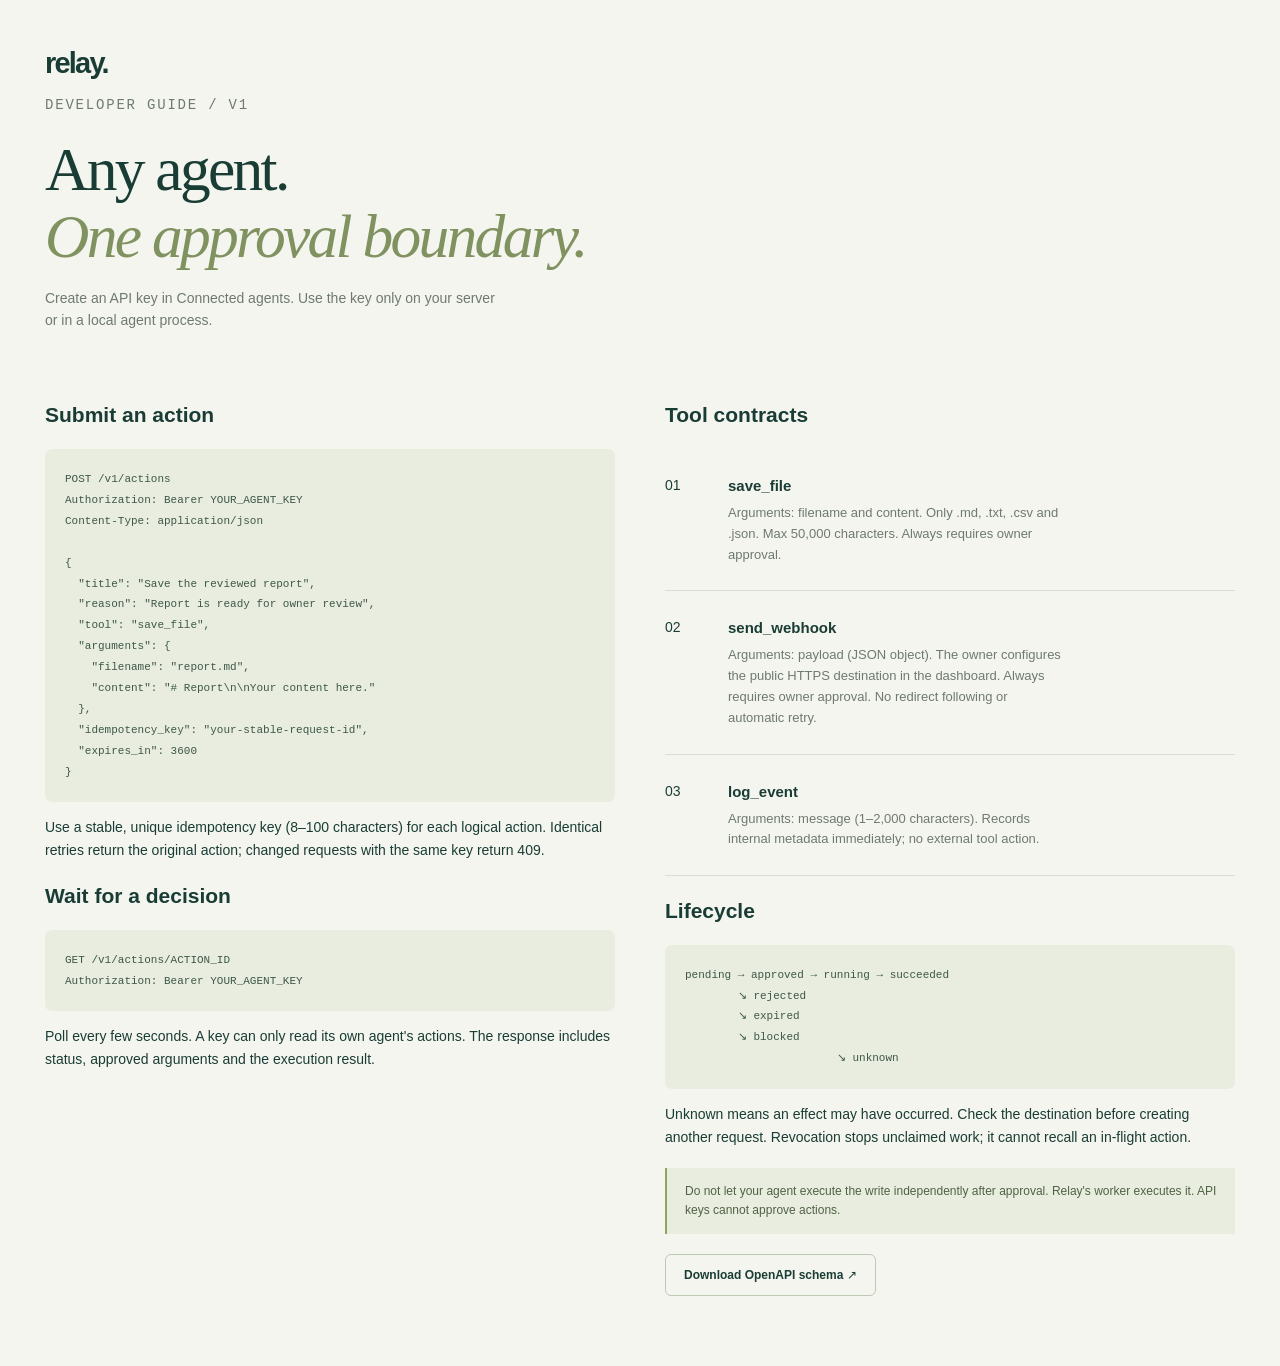
<file: static/api.html>
<!doctype html><html lang="en"><head><meta charset="utf-8"><meta name="viewport" content="width=device-width,initial-scale=1"><title>Relay — API guide</title><link rel="stylesheet" href="/static/style.css"></head><body><main class="content"><a class="brand" href="/">relay.</a><div class="hero"><div><p class="eyebrow">DEVELOPER GUIDE / V1</p><h1>Any agent.<br><em>One approval boundary.</em></h1><p>Create an API key in Connected agents. Use the key only on your server or in a local agent process.</p></div></div><div class="connection-grid"><section><h2>Submit an action</h2><pre class="code">POST /v1/actions
Authorization: Bearer YOUR_AGENT_KEY
Content-Type: application/json

{
  "title": "Save the reviewed report",
  "reason": "Report is ready for owner review",
  "tool": "save_file",
  "arguments": {
    "filename": "report.md",
    "content": "# Report\n\nYour content here."
  },
  "idempotency_key": "your-stable-request-id",
  "expires_in": 3600
}</pre><p>Use a stable, unique idempotency key (8–100 characters) for each logical action. Identical retries return the original action; changed requests with the same key return 409.</p><h2>Wait for a decision</h2><pre class="code">GET /v1/actions/ACTION_ID
Authorization: Bearer YOUR_AGENT_KEY</pre><p>Poll every few seconds. A key can only read its own agent's actions. The response includes status, approved arguments and the execution result.</p></section><section><h2>Tool contracts</h2><div class="policy-row"><div>01</div><div><h3>save_file</h3><p>Arguments: filename and content. Only .md, .txt, .csv and .json. Max 50,000 characters. Always requires owner approval.</p></div></div><div class="policy-row"><div>02</div><div><h3>send_webhook</h3><p>Arguments: payload (JSON object). The owner configures the public HTTPS destination in the dashboard. Always requires owner approval. No redirect following or automatic retry.</p></div></div><div class="policy-row"><div>03</div><div><h3>log_event</h3><p>Arguments: message (1–2,000 characters). Records internal metadata immediately; no external tool action.</p></div></div><h2>Lifecycle</h2><pre class="code">pending → approved → running → succeeded
        ↘ rejected
        ↘ expired
        ↘ blocked
                       ↘ unknown</pre><p>Unknown means an effect may have occurred. Check the destination before creating another request. Revocation stops unclaimed work; it cannot recall an in-flight action.</p><div class="notice">Do not let your agent execute the write independently after approval. Relay's worker executes it. API keys cannot approve actions.</div><a class="btn light" href="/openapi.json">Download OpenAPI schema ↗</a></section></div></main></body></html>
</file>
<file: static/style.css>
:root{--paper:#f5f5ef;--ink:#193d35;--muted:#6e7a70;--line:#d9ded2;--lime:#d8f285;--orange:#aa6239;--mono:ui-monospace,SFMono-Regular,Consolas,monospace;--sans:Inter,-apple-system,BlinkMacSystemFont,'Segoe UI',sans-serif}*{box-sizing:border-box}body{margin:0;background:var(--paper);color:var(--ink);font:14px/1.6 var(--sans)}button,input,textarea,select{font:inherit}button,a{touch-action:manipulation}button{cursor:pointer;color:inherit}a{color:inherit}button:disabled{opacity:.5;cursor:wait}button:focus-visible,a:focus-visible,input:focus-visible,textarea:focus-visible,select:focus-visible{outline:3px solid #92af5a;outline-offset:3px}.layout{display:grid;grid-template-columns:218px 1fr;min-height:100vh}.sidebar{position:sticky;top:0;height:100vh;border-right:1px solid var(--line);padding:32px 22px;display:flex;flex-direction:column}.brand{display:flex;align-items:center;gap:11px;font-weight:650;font-size:29px;letter-spacing:-1.8px;text-decoration:none}.mark{display:inline-flex;align-items:center;gap:4px;width:31px;height:31px;transform:rotate(-25deg)}.mark i{width:9px;height:25px;border:2px solid currentColor;border-radius:9px;display:block}.mark i:nth-child(2){transform:translateY(7px)}.workspace{font:10px var(--mono);letter-spacing:1.7px;margin:33px 9px 14px;color:var(--muted)}nav{display:grid;gap:7px}nav button{display:flex;align-items:center;gap:12px;padding:12px;border:0;border-radius:7px;background:transparent;text-align:left;color:var(--muted)}nav button:hover{background:#e9ede2}nav button.active{background:#e4ebda;color:var(--ink);font-weight:600}nav b{font-size:17px;font-weight:400;width:20px}nav .count{margin-left:auto;border-radius:4px;background:var(--paper);padding:0 6px;font:11px/21px var(--mono)}.side-bottom{margin-top:auto;padding:20px 8px 0}.side-note{font-size:12px;color:var(--muted);border-top:1px solid var(--line);padding-top:20px}.user{display:flex;align-items:center;gap:10px;margin-top:25px}.avatar{width:31px;height:31px;border:1px solid var(--line);border-radius:50%;display:grid;place-items:center;background:#e5eadc;font-size:11px;font-weight:600}.user small{display:block;font-size:10px;color:var(--muted)}.logout{border:0;background:none;margin-left:auto}.main{min-width:0}.topbar{height:76px;border-bottom:1px solid var(--line);padding:0 45px;display:flex;align-items:center;justify-content:space-between;font-size:12px}.crumb{color:var(--muted)}.crumb span{padding:0 13px;color:#a8b4a6}.system{display:flex;align-items:center;gap:8px;font:10px var(--mono);text-transform:uppercase;letter-spacing:1px}.dot{width:6px;height:6px;border-radius:50%;background:#6e9447;box-shadow:0 0 0 4px #7a984511}.dot.off{background:#bf7c53}.content{padding:40px 45px 70px;max-width:1500px;margin:auto}.eyebrow{font:10px/1.7 var(--mono);letter-spacing:1.8px;text-transform:uppercase;color:var(--muted);margin:0 0 18px}.hero{display:flex;justify-content:space-between;gap:20px;padding:8px 0 35px;align-items:center}.hero h1{font:normal clamp(40px,4.8vw,66px)/1.08 Georgia,serif;letter-spacing:-2.7px;margin:0 0 18px}.hero h1 em{font-weight:normal;color:#809260}.hero p{color:var(--muted);max-width:450px;font-size:14px}.orbital{position:relative;min-width:190px;width:220px;height:185px;display:grid;place-items:center}.orbital:before,.orbital:after{content:'';position:absolute;width:185px;height:110px;border:1px solid #a6b78b;border-radius:50%;transform:rotate(-36deg)}.orbital:after{transform:rotate(36deg);border-color:#bac8ab}.orbital .center{width:74px;height:74px;background:var(--lime);border-radius:50%;display:grid;place-items:center;font:29px Georgia,serif;box-shadow:0 0 0 15px #d8f28524}.orbital .spark{position:absolute;width:9px;height:9px;border-radius:50%;background:var(--ink);left:24px;top:48px}.hero-actions{display:flex;align-items:center;gap:18px;margin-top:25px}.btn{display:inline-flex;align-items:center;justify-content:center;gap:10px;min-height:42px;border-radius:6px;padding:10px 18px;background:var(--ink);color:#fff;border:1px solid var(--ink);font-size:12px;font-weight:550;text-decoration:none}.btn:hover{background:#295247}.btn.light{background:transparent;color:var(--ink);border-color:#bdc9b4}.btn.light:hover{background:#e9ede2}.btn.lime{background:var(--lime);color:var(--ink);border-color:var(--lime)}.btn.danger{background:transparent;border-color:#ccb5a5;color:#9b4e35}.text-button{border:0;background:none;padding:10px 0;font-size:12px}.metrics{display:grid;grid-template-columns:repeat(4,1fr);border-block:1px solid var(--line);margin:0 0 32px;padding:24px 0}.metric{padding-left:28px;border-left:1px solid var(--line)}.metric:first-child{border:0;padding-left:0}.metric label{display:block;font-size:11px;color:var(--muted);margin-bottom:7px}.metric strong{font-size:28px;font-weight:450;letter-spacing:-1px}.metric small{font:10px var(--mono);margin-left:8px;color:var(--muted)}.section-head{display:flex;align-items:center;justify-content:space-between;gap:20px;margin-bottom:18px}.section-head h2{font-size:18px;letter-spacing:-.4px;font-weight:550;margin:0}.section-head small{color:var(--muted);font:10px var(--mono)}.tabs{display:flex;gap:22px;border-bottom:1px solid var(--line);margin-bottom:0}.tabs button{border:0;border-bottom:2px solid transparent;background:none;padding:12px 0;color:var(--muted);font-size:12px}.tabs button.active{border-color:var(--ink);color:var(--ink)}.search{background:transparent;border:0;border-bottom:1px solid var(--line);padding:9px 0;max-width:220px;color:var(--ink);border-radius:0}.row{display:grid;grid-template-columns:40px minmax(180px,1.5fr) minmax(90px,.7fr) 100px 80px 20px;align-items:center;gap:15px;padding:21px 0;border-bottom:1px solid var(--line);width:100%;text-align:left;background:none;border-inline:0;border-top:0}.row:hover{background:#eaf0e24d}.tool-icon{width:33px;height:36px;border:1px solid #c2ceb8;border-radius:7px;display:grid;place-items:center;color:#71845d;font:17px Georgia}.row strong{font-weight:550;font-size:13px;display:block}.row small{display:block;font-size:11px;color:var(--muted);margin-top:3px}.row .agent-name{font-size:11px;color:var(--muted)}.badge{display:inline-flex;align-items:center;gap:5px;font:10px var(--mono);padding:4px 8px;background:#e8e9df;border-radius:4px;width:max-content;max-width:100%}.badge.pending{background:#ece5cf;color:#8a6b2e}.badge.succeeded{background:#e2ebd8;color:#50713e}.badge.approved,.badge.running{background:#dce9e5;color:#397067}.badge.rejected,.badge.blocked,.badge.unknown{background:#efe0d6;color:#995636}.time{font:10px var(--mono);color:var(--muted)}.empty{text-align:center;padding:55px 20px;border-bottom:1px solid var(--line)}.empty h3{font:26px Georgia;margin:15px 0 9px}.empty p{max-width:400px;margin:0 auto 20px;color:var(--muted);font-size:13px}.process{display:grid;grid-template-columns:repeat(3,1fr);gap:25px;margin-top:45px}.process>div{border-top:1px solid var(--line);padding-top:16px}.process label{font:10px var(--mono);color:#9aa58a}.process h3{font-size:13px;font-weight:500;margin:9px 0 4px}.process p{font-size:12px;color:var(--muted);margin:0}.footer{margin-top:45px;font:10px var(--mono);color:#89947f;display:flex;justify-content:space-between}.notice{background:#e9eddf;border-left:2px solid #8ca65d;padding:14px 18px;font-size:12px;margin:20px 0;color:#506245}.policy-row{display:grid;grid-template-columns:45px 1fr 150px;gap:18px;padding:25px 0;border-bottom:1px solid var(--line)}.policy-row h3{font-size:15px;margin:0 0 5px}.policy-row p{color:var(--muted);margin:0;font-size:13px}.agent-row{display:flex;align-items:center;gap:20px;padding:24px 0;border-bottom:1px solid var(--line)}.agent-row h3{font-size:14px;margin:0}.agent-row p{color:var(--muted);font-size:11px;margin:5px 0}.agent-row .btn{margin-left:auto}.timeline-entry{display:grid;grid-template-columns:140px 1fr;gap:20px;padding:19px 0;border-bottom:1px solid var(--line)}.timeline-entry p{margin:5px 0 0;font-size:12px;color:var(--muted)}.connection-grid{display:grid;grid-template-columns:1fr 1fr;gap:50px}.code{font:11px/1.9 var(--mono);white-space:pre-wrap;overflow-wrap:anywhere;background:#e9eddf;padding:20px;border-radius:7px;max-height:400px;overflow:auto;color:#3d5748}label.field{display:block;font-size:12px;margin-bottom:18px}label.field>input,label.field>textarea,label.field>select{display:block;width:100%;background:#fafbf6;border:1px solid #cbd4c0;border-radius:6px;padding:12px;margin-top:7px;color:var(--ink)}label.field textarea{min-height:100px;resize:vertical}.hint{font-size:11px;color:var(--muted)}.checks{display:flex;gap:17px;flex-wrap:wrap;margin:14px 0 25px}.checks label{font-size:12px}.checks input{accent-color:var(--ink)}dialog{width:min(780px,calc(100% - 30px));max-height:90vh;border:1px solid #c4d1b7;border-radius:13px;background:var(--paper);color:var(--ink);padding:0;box-shadow:0 25px 100px #112a3333}dialog::backdrop{background:#193d3555;backdrop-filter:blur(4px)}.modal-head{display:flex;align-items:start;justify-content:space-between;padding:27px 32px 16px;border-bottom:1px solid var(--line)}.modal-head h2{font:29px Georgia;margin:8px 0 0;letter-spacing:-1px}.close{border:0;background:none;font-size:24px;width:34px;height:34px}.modal-body{padding:24px 32px}.modal-body h3{font-size:12px;text-transform:uppercase;letter-spacing:1px;margin-top:25px}.modal-body p{color:var(--muted);font-size:13px}.digest{font:10px/1.8 var(--mono);overflow-wrap:anywhere;color:var(--muted)}.modal-actions{display:flex;justify-content:space-between;gap:10px;padding:20px 32px;border-top:1px solid var(--line);background:#edf0e6;position:sticky;bottom:0}.preview{padding:20px;border:1px solid var(--line);border-radius:7px;font:12px/1.8 var(--mono);white-space:pre-wrap;overflow:auto;max-height:310px;overflow-wrap:anywhere;background:#fafbf7}.event{border-left:1px solid var(--line);padding:0 0 15px 18px;font-size:11px}.event b{display:block;font-weight:500}.event small{color:var(--muted)}#toast{position:fixed;bottom:25px;left:50%;transform:translateX(-50%);z-index:100;background:var(--ink);color:white;border-radius:8px;padding:12px 22px;font-size:12px;box-shadow:0 8px 35px #0002;display:none;max-width:90vw}#toast.visible{display:block}.auth{min-height:100vh;display:grid;grid-template-columns:1.15fr 1fr}.auth-art{padding:48px 65px;background:#e8eedc;position:relative;display:flex;flex-direction:column;justify-content:space-between;overflow:hidden}.auth-art h1{font:clamp(50px,6vw,85px)/1.02 Georgia;letter-spacing:-4px;max-width:550px;margin:65px 0 22px}.auth-art h1 em{color:#859b64}.auth-art p{color:#66785b;max-width:350px}.auth-art .orbital{align-self:end;width:280px;height:200px}.auth-form{display:flex;align-items:center;justify-content:center;padding:45px}.auth-form>div{max-width:360px;width:100%}.auth-form h2{font:35px Georgia;letter-spacing:-1px;margin:12px 0}.auth-form p{color:var(--muted);font-size:13px;margin-bottom:30px}.auth-form .btn{width:100%}.error{color:#a04731;font-size:12px;min-height:20px;margin:12px 0}.key{background:#193d35;color:#d8f285;padding:18px;border-radius:6px;overflow-wrap:anywhere;font:12px/1.8 var(--mono);user-select:all}button .spinner{display:none}body:has(dialog[open]){overflow:hidden}@media(max-width:1100px){.sidebar{padding-inline:15px}.layout{grid-template-columns:185px 1fr}.topbar{padding-inline:28px}.content{padding-inline:28px}.orbital{min-width:160px;width:160px}.row{grid-template-columns:35px 1fr 95px 75px 15px}.row .agent-name{display:none}.connection-grid{gap:25px}.hero h1{font-size:49px}}@media(max-width:760px){.layout{display:block}.sidebar{position:static;height:auto;border-right:0;border-bottom:1px solid var(--line);padding:16px 20px}.brand{font-size:25px}.sidebar .workspace,.side-bottom{display:none}nav{display:flex;overflow:auto;gap:5px;margin-top:14px}nav button{white-space:nowrap;padding:9px;font-size:11px}nav b{display:none}.topbar{height:48px;padding-inline:22px}.content{padding:25px 22px}.hero h1{font-size:43px;letter-spacing:-2px}.hero .orbital{display:none}.hero{padding-bottom:22px}.metrics{gap:15px;padding:18px 0}.metric{padding-left:12px}.metric label{font-size:10px}.metric strong{font-size:24px}.metric small{display:none}.row{grid-template-columns:30px 1fr 85px;gap:10px;padding:18px 0}.row .time,.row .arrow{display:none}.row strong{font-size:12px}.badge{font-size:9px}.section-head{align-items:start;flex-direction:column;gap:10px}.search{max-width:none;width:100%}.tabs{gap:20px}.tabs button{font-size:11px}.process{gap:12px}.process p{font-size:11px}.footer{gap:20px}.connection-grid{grid-template-columns:1fr}.policy-row{grid-template-columns:28px 1fr}.policy-row>.badge{grid-column:2}.timeline-entry{grid-template-columns:80px 1fr}.auth{grid-template-columns:1fr}.auth-art{padding:28px}.auth-art h1{font-size:48px;margin:30px 0 15px;letter-spacing:-2px}.auth-art .orbital,.auth-art .footer{display:none}.auth-form{padding:32px 25px}.modal-head,.modal-body{padding:20px}.modal-actions{padding:16px 20px}.modal-head h2{font-size:24px}.agent-row{gap:10px}.agent-row .btn{font-size:10px;padding:8px}.hero-actions{gap:12px}.btn{min-height:44px}}@media(prefers-reduced-motion:reduce){*{scroll-behavior:auto!important}}
</file>
